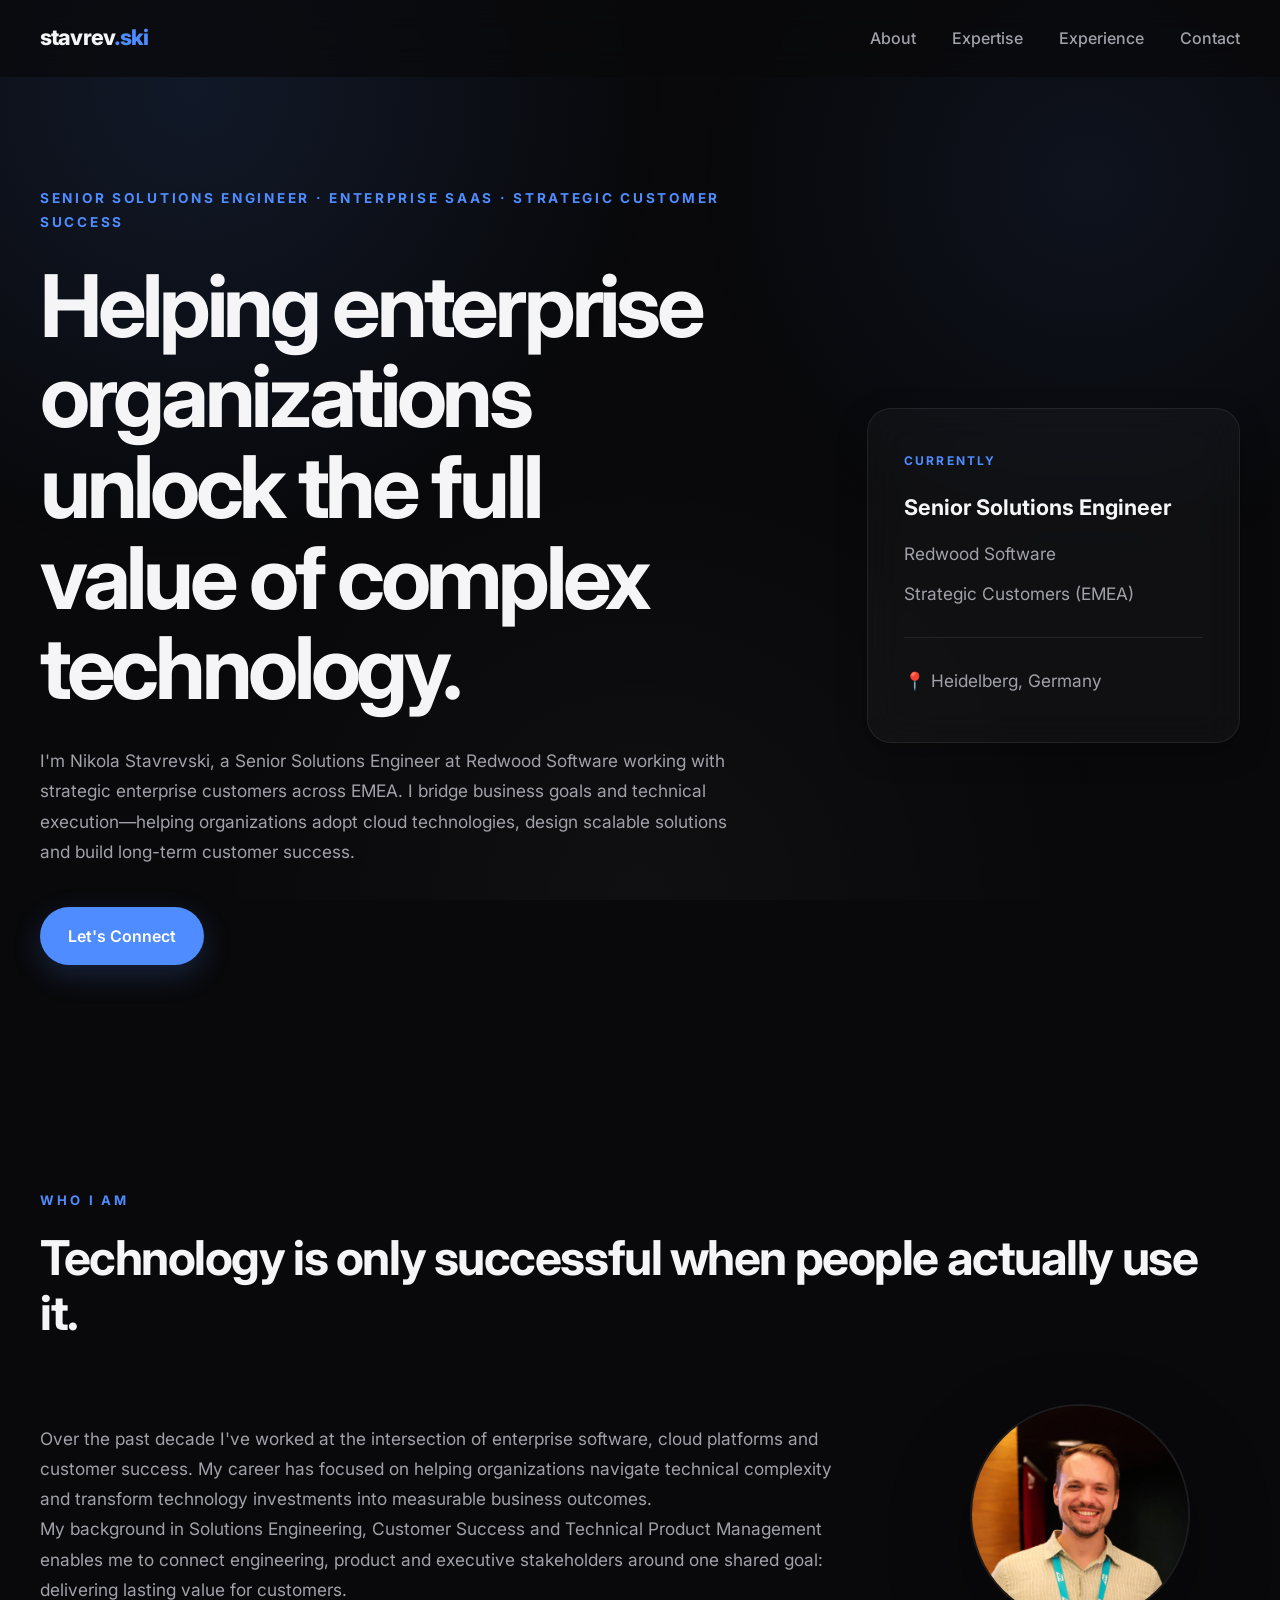
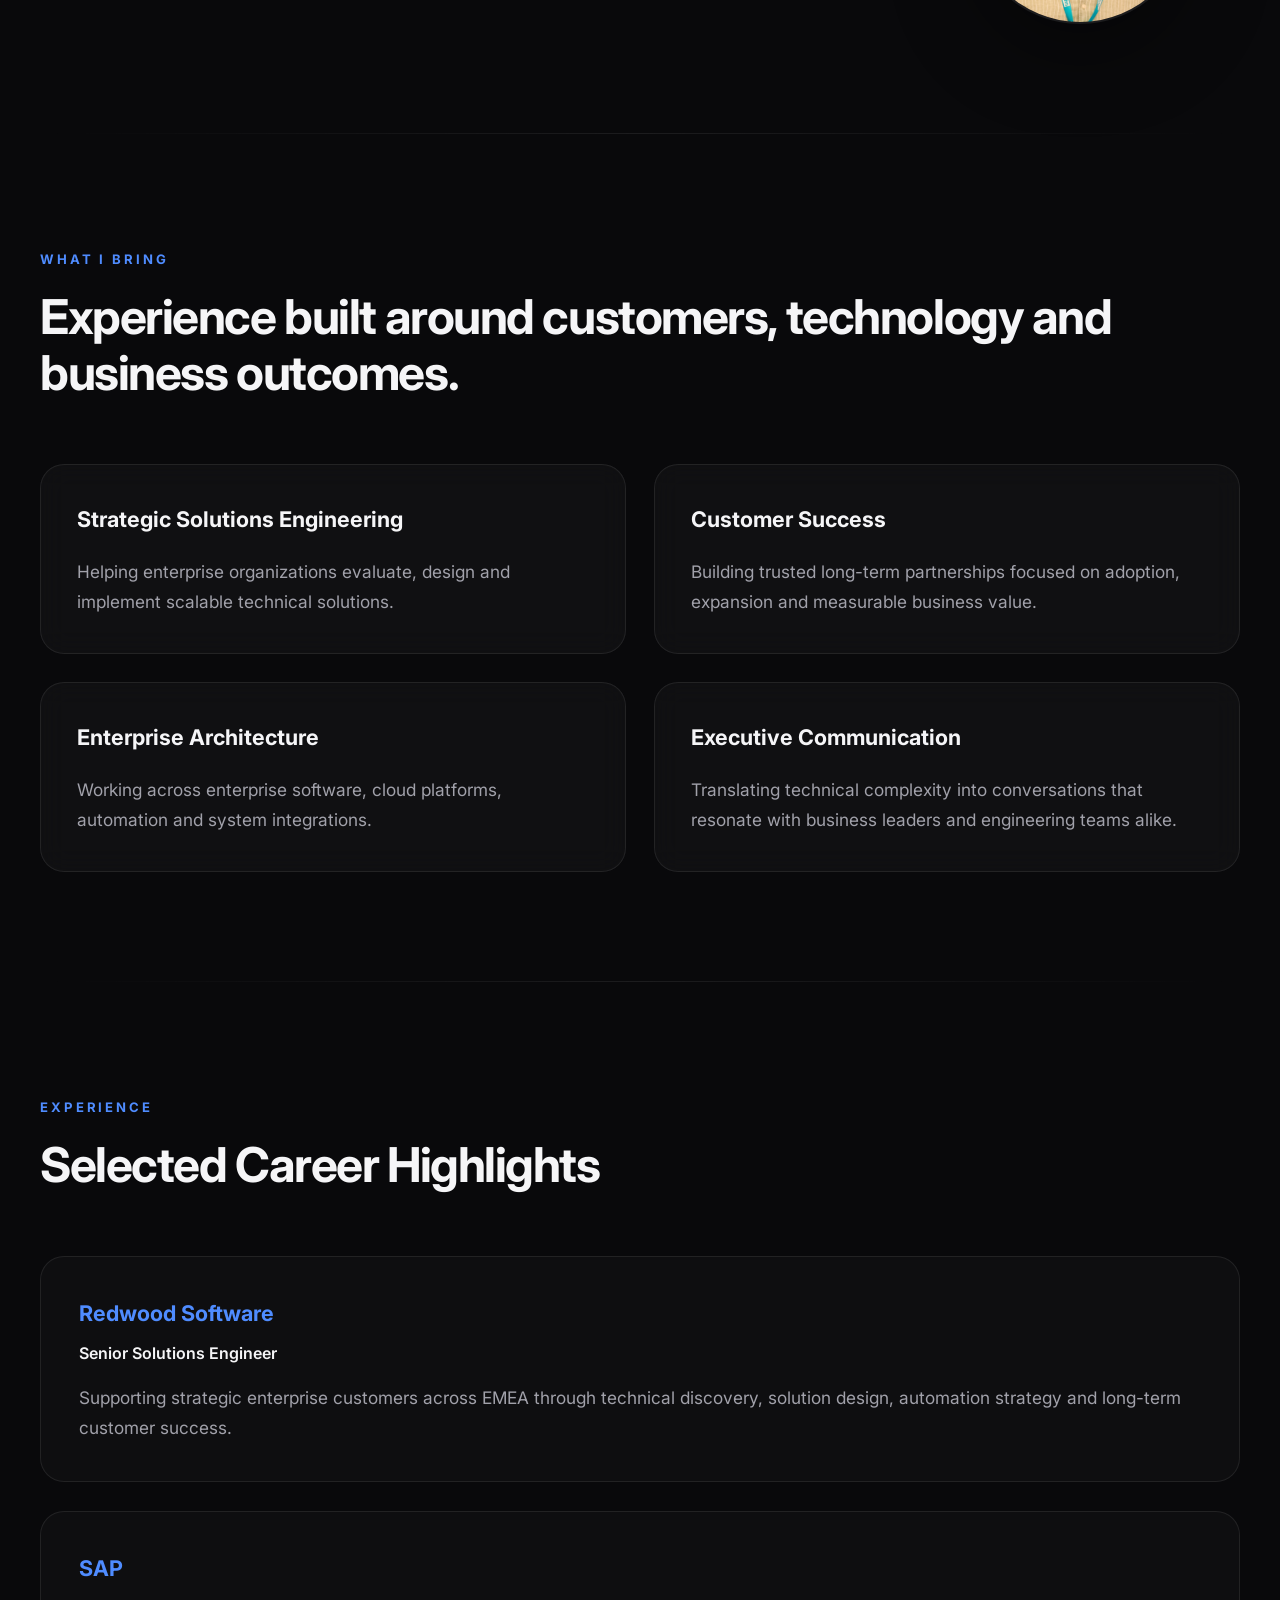
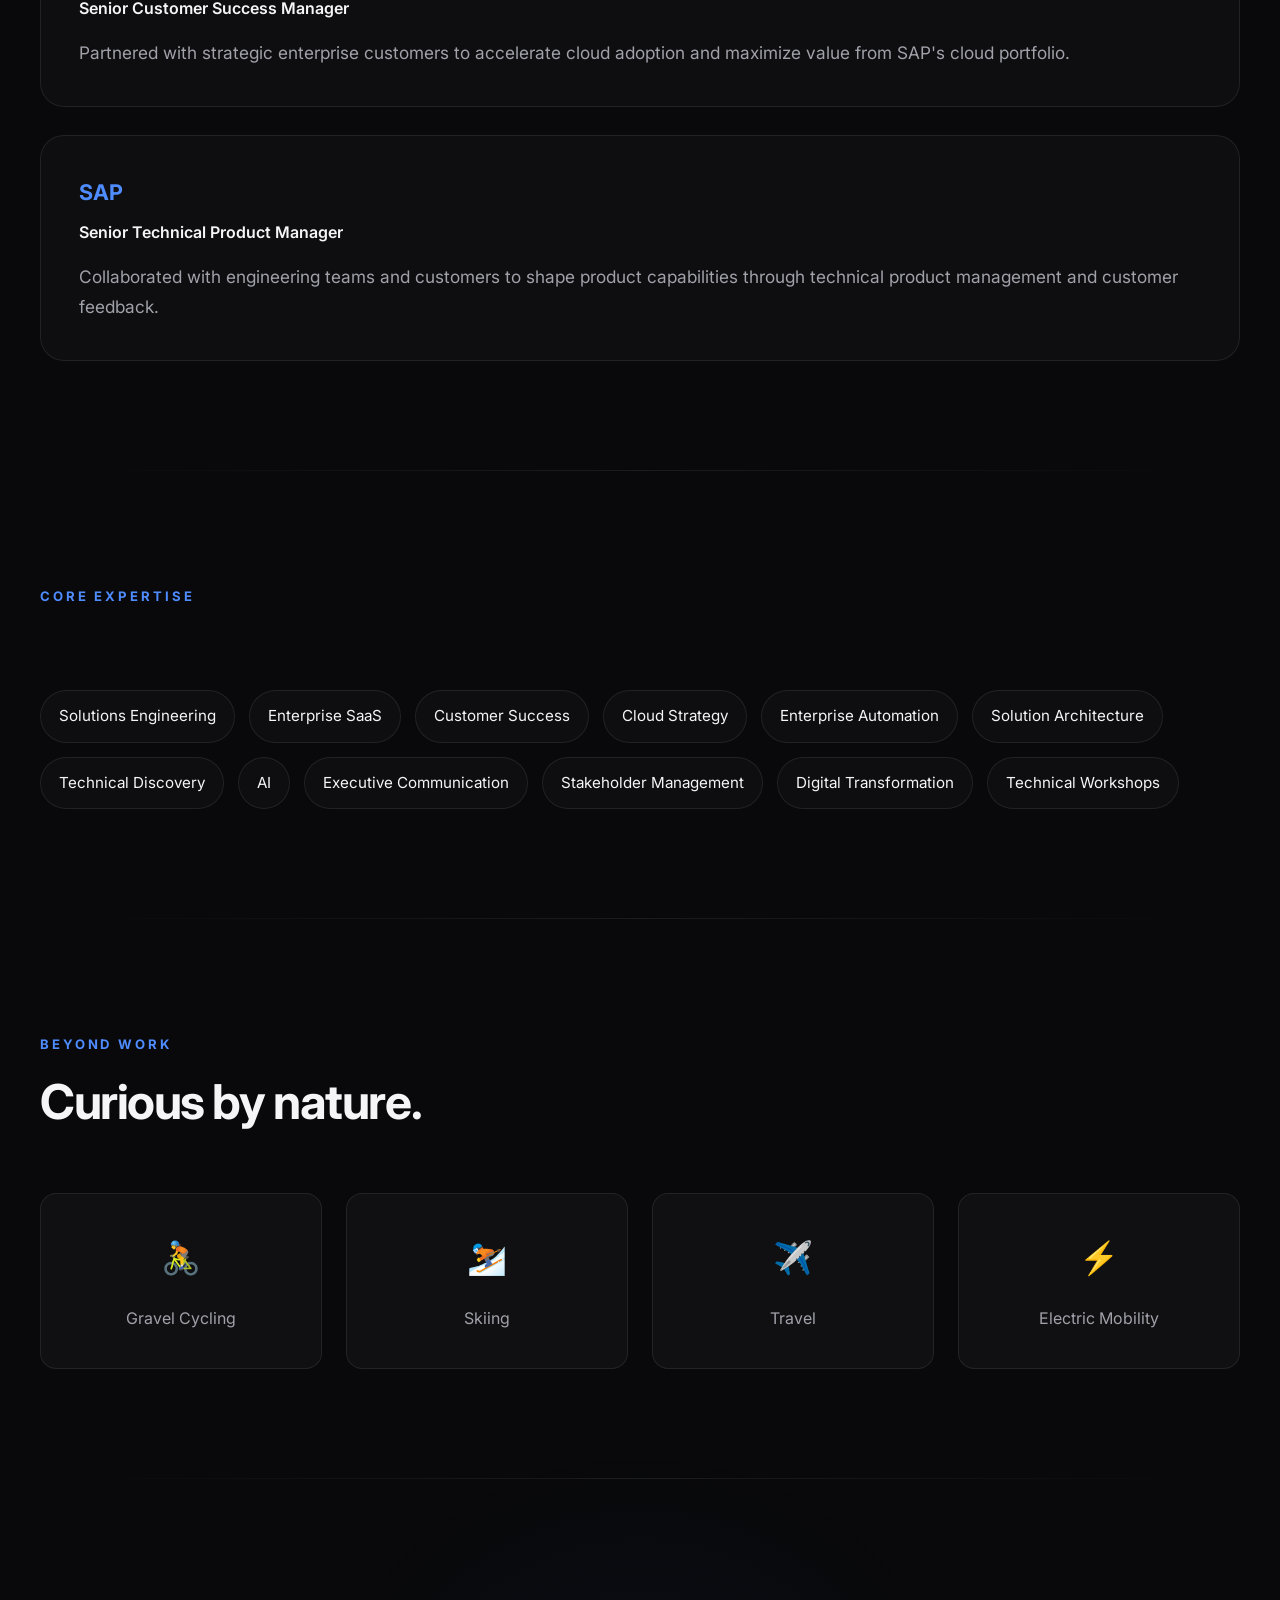
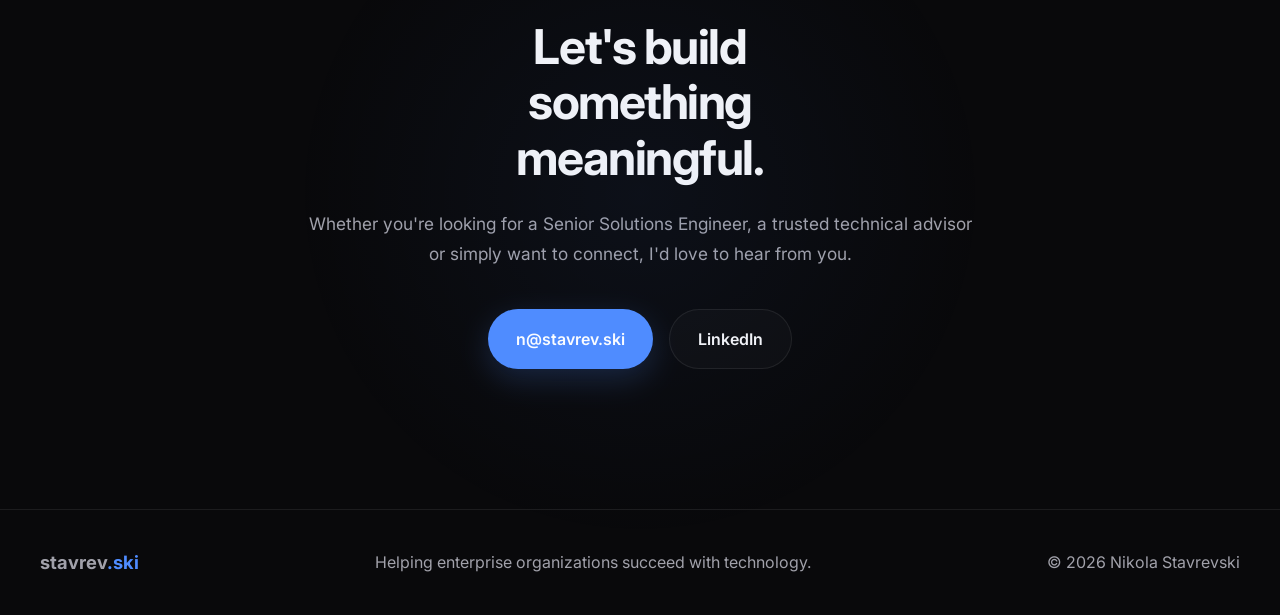
<file: index.html>
<!DOCTYPE html>
<html lang="en">
<script type="application/ld+json">
{
  "@context":"https://schema.org",
  "@type":"Person",
  "name":"Nikola Stavrevski",
  "url":"https://stavrev.ski",
  "jobTitle":"Senior Solutions Engineer",
  "worksFor":{
    "@type":"Organization",
    "name":"Redwood Software"
  },
  "sameAs":[
    "https://linkedin.com/in/nstavrevski"
  ],
  "address":{
    "@type":"PostalAddress",
    "addressLocality":"Heidelberg",
    "addressCountry":"Germany"
  }
}
</script>
<head>
  <meta charset="UTF-8">
  <meta name="viewport" content="width=device-width, initial-scale=1">

  <title>Nikola Stavrevski | Senior Solutions Engineer</title>

  <meta name="description"
    content="Senior Solutions Engineer helping enterprise organizations unlock the full value of cloud technologies, automation and enterprise software.">

  <meta name="author" content="Nikola Stavrevski">

  <meta property="og:title" content="Nikola Stavrevski">
  <meta property="og:description"
    content="Senior Solutions Engineer • Enterprise SaaS • Strategic Customer Success">
  <meta property="og:image" content="https://stavrev.ski/assets/og-image.png">
  <meta property="og:url" content="https://stavrev.ski">
  <meta property="og:type" content="website">
  <meta property="og:image:width" content="1200">
<meta property="og:image:height" content="630">
<meta property="og:image:type" content="image/png">

  <link rel="icon" href="assets/favicon.svg">

  <link rel="preconnect" href="https://fonts.googleapis.com">
  <link rel="preconnect" href="https://fonts.gstatic.com" crossorigin>

  <link href="https://fonts.googleapis.com/css2?family=Inter:wght@400;500;600;700;800&display=swap"
    rel="stylesheet">

  <link rel="stylesheet" href="styles.css">
  <meta name="robots" content="index,follow">

<meta name="theme-color" content="#09090B">

<link rel="canonical"
href="https://stavrev.ski">
</head>

<body>

  <div class="background-gradient"></div>

  <!-- ========================================= -->
  <!-- HEADER -->
  <!-- ========================================= -->

  <header class="site-header">

    <div class="container">

      <nav class="navbar">

        <a href="#" class="logo">

          stavrev<span>.ski</span>

        </a>

        <button class="menu-toggle" aria-label="Open navigation">

          ☰

        </button>

        <ul class="nav-links">

          <li><a href="#about">About</a></li>

          <li><a href="#expertise">Expertise</a></li>

          <li><a href="#experience">Experience</a></li>

          <li><a href="#contact">Contact</a></li>

        </ul>

      </nav>

    </div>

  </header>

  <!-- ========================================= -->
  <!-- HERO -->
  <!-- ========================================= -->

  <section class="hero">

    <div class="container hero-grid">

      <div class="hero-content">

        <div class="eyebrow">

          Senior Solutions Engineer · Enterprise SaaS · Strategic Customer Success

        </div>

        <h1>

          Helping enterprise organizations unlock the full value of complex technology.

        </h1>

        <p class="hero-text">

          I'm Nikola Stavrevski, a Senior Solutions Engineer at Redwood Software
          working with strategic enterprise customers across EMEA.

          I bridge business goals and technical execution—helping organizations
          adopt cloud technologies, design scalable solutions and build long-term
          customer success.

        </p>

        <div class="hero-actions">

          <a href="#contact" class="button primary">

            Let's Connect

          </a>

          <!-- <a href="assets/resume.pdf"
            class="button secondary"
            target="_blank">

            Download Résumé

          </a> -->

        </div>

      </div>

      <aside class="current-role">

        <span class="section-tag">

          CURRENTLY

        </span>

        <h3>

          Senior Solutions Engineer

        </h3>

        <p>

          Redwood Software

        </p>

        <p>

          Strategic Customers (EMEA)

        </p>

        <div class="divider"></div>

        <p>

          📍 Heidelberg, Germany

        </p>

      </aside>

    </div>

  </section>

  <!-- ========================================= -->
  <!-- ABOUT -->
  <!-- ========================================= -->

  <section id="about" class="section">

    <div class="container">

      <div class="section-heading">

        <span>

          WHO I AM

        </span>

        <h2>

          Technology is only successful when people actually use it.

        </h2>

      </div>

<div class="about-layout">

    <div class="about-copy">

        <p>
            Over the past decade I've worked at the intersection of enterprise
            software, cloud platforms and customer success.

            My career has focused on helping organizations navigate technical
            complexity and transform technology investments into measurable
            business outcomes.
        </p>

        <p>
            My background in Solutions Engineering, Customer Success and
            Technical Product Management enables me to connect engineering,
            product and executive stakeholders around one shared goal:
            delivering lasting value for customers.
        </p>

    </div>

    <div class="about-photo">

        <img
            src="assets/profile.png"
            alt="Nikola Stavrevski">

    </div>

</div>

    </div>

  </section>

  <!-- ========================================= -->
  <!-- EXPERTISE -->
  <!-- ========================================= -->

  <section id="expertise" class="section">

    <div class="container">

      <div class="section-heading">

        <span>

          WHAT I BRING

        </span>

        <h2>

          Experience built around customers, technology and business outcomes.

        </h2>

      </div>

      <div class="card-grid">

        <article class="card">

          <h3>

            Strategic Solutions Engineering

          </h3>

          <p>

            Helping enterprise organizations evaluate, design and implement
            scalable technical solutions.

          </p>

        </article>

        <article class="card">

          <h3>

            Customer Success

          </h3>

          <p>

            Building trusted long-term partnerships focused on adoption,
            expansion and measurable business value.

          </p>

        </article>

        <article class="card">

          <h3>

            Enterprise Architecture

          </h3>

          <p>

            Working across enterprise software, cloud platforms,
            automation and system integrations.

          </p>

        </article>

        <article class="card">

          <h3>

            Executive Communication

          </h3>

          <p>

            Translating technical complexity into conversations that resonate
            with business leaders and engineering teams alike.

          </p>

        </article>

      </div>

    </div>

  </section>

  <!-- ========================================= -->
  <!-- EXPERIENCE -->
  <!-- ========================================= -->

  <section id="experience" class="section">

    <div class="container">

      <div class="section-heading">

        <span>

          EXPERIENCE

        </span>

        <h2>

          Selected Career Highlights

        </h2>

      </div>

      <div class="experience-list">

        <article class="experience-item">

          <h3>

            Redwood Software

          </h3>

          <h4>

            Senior Solutions Engineer

          </h4>

          <p>

            Supporting strategic enterprise customers across EMEA through
            technical discovery, solution design, automation strategy and
            long-term customer success.

          </p>

        </article>

        <article class="experience-item">

          <h3>

            SAP

          </h3>

          <h4>

            Senior Customer Success Manager

          </h4>

          <p>

            Partnered with strategic enterprise customers to accelerate cloud
            adoption and maximize value from SAP's cloud portfolio.

          </p>

        </article>

        <article class="experience-item">

          <h3>

            SAP

          </h3>

          <h4>

            Senior Technical Product Manager

          </h4>

          <p>

            Collaborated with engineering teams and customers to shape product
            capabilities through technical product management and customer
            feedback.

          </p>

        </article>

      </div>

    </div>

  </section>

  <!-- ========================================= -->
  <!-- EXPERTISE TAGS -->
  <!-- ========================================= -->

  <section class="section">

    <div class="container">

      <div class="section-heading">

        <span>

          CORE EXPERTISE

        </span>

      </div>

      <div class="tag-list">

        <span>Solutions Engineering</span>
        <span>Enterprise SaaS</span>
        <span>Customer Success</span>
        <span>Cloud Strategy</span>
        <span>Enterprise Automation</span>
        <span>Solution Architecture</span>
        <span>Technical Discovery</span>
        <span>AI</span>
        <span>Executive Communication</span>
        <span>Stakeholder Management</span>
        <span>Digital Transformation</span>
        <span>Technical Workshops</span>

      </div>

    </div>

  </section>

  <!-- ========================================= -->
  <!-- PERSONAL -->
  <!-- ========================================= -->

  <section class="section">

    <div class="container">

      <div class="section-heading">

        <span>

          BEYOND WORK

        </span>

        <h2>

          Curious by nature.

        </h2>

      </div>

      <div class="hobbies">

        <div>🚴<span>Gravel Cycling</span></div>

        <div>⛷️<span>Skiing</span></div>

        <div>✈️<span>Travel</span></div>

        <div>⚡<span>Electric Mobility</span></div>

      </div>

    </div>

  </section>

  <!-- ========================================= -->
  <!-- CONTACT -->
  <!-- ========================================= -->

  <section id="contact" class="contact">

    <div class="container">

      <h2>

        Let's build something meaningful.

      </h2>

      <p>

        Whether you're looking for a Senior Solutions Engineer,
        a trusted technical advisor or simply want to connect,
        I'd love to hear from you.

      </p>

      <div class="hero-actions">

        <a href="mailto:n@stavrev.ski" class="button primary">

          n@stavrev.ski

        </a>

        <a href="https://linkedin.com/in/nstavrevski"
          target="_blank"
          class="button secondary">

          LinkedIn

        </a>

      </div>

    </div>

  </section>

  <!-- ========================================= -->
  <!-- FOOTER -->
  <!-- ========================================= -->

  <footer>

    <div class="container footer-content">

      <div>

        <strong>stavrev<span>.ski</span></strong>

      </div>

      <div>

        Helping enterprise organizations succeed with technology.

      </div>

      <div>

        © 2026 Nikola Stavrevski

      </div>

    </div>

  </footer>

  <script src="script.js"></script>

</body>

</html>
</file>
<file: styles.css>
/* ==========================================================
   STAVREV.SKI
   Design System
   Version 1.0
========================================================== */

/* ---------- CSS Variables ---------- */

:root {

  --bg: #09090B;
  --surface: #111113;
  --surface-hover: #17171A;

  --text: #F5F5F7;
  --muted: #A1A1AA;

  --border: rgba(255,255,255,.08);

  --primary: #4F8CFF;
  --primary-hover: #6AA3FF;

  --shadow:
    0 10px 30px rgba(0,0,0,.25);

  --radius-sm: 10px;
  --radius-md: 16px;
  --radius-lg: 24px;

  --container: 1200px;

  --transition: .28s ease;

}

/* ---------- Reset ---------- */

*,
*::before,
*::after {

  margin: 0;
  padding: 0;
  box-sizing: border-box;

}

html {

  scroll-behavior: smooth;

}

body {

  font-family: "Inter", sans-serif;

  background: var(--bg);

  color: var(--text);

  line-height: 1.75;

  -webkit-font-smoothing: antialiased;

  overflow-x: hidden;

}

img {

  display: block;
  max-width: 100%;

}

a {

  color: inherit;
  text-decoration: none;

}

button {

  border: none;
  background: none;
  font: inherit;
  cursor: pointer;

}

ul {

  list-style: none;

}

/* ---------- Selection ---------- */

::selection {

  background: var(--primary);
  color: white;

}

/* ---------- Background ---------- */

.background-gradient {

  position: fixed;

  inset: 0;

  pointer-events: none;

  z-index: -1;

  background:
      radial-gradient(circle at 15% 10%,
          rgba(79,140,255,.12),
          transparent 35%),

      radial-gradient(circle at 85% 20%,
          rgba(79,140,255,.08),
          transparent 30%),

      radial-gradient(circle at 50% 100%,
          rgba(255,255,255,.03),
          transparent 45%);

}

/* ---------- Layout ---------- */

.container {

  width: min(var(--container), calc(100% - 48px));

  margin-inline: auto;

}

.section {

  padding: 110px 0;

}

/* ---------- Typography ---------- */

h1 {

  font-size: clamp(3.4rem, 7vw, 5.4rem);

  line-height: 1.05;

  letter-spacing: -.05em;

  max-width: 13ch;

}

h2 {

  font-size: clamp(2rem,4vw,3rem);

  line-height: 1.15;

  letter-spacing: -.03em;

}

h3 {

  font-size: 1.35rem;

  font-weight: 700;

}

p {

  color: var(--muted);

  font-size: 1.08rem;

}

.section-heading {

  margin-bottom: 64px;

}

.section-heading span {

  display: inline-block;

  margin-bottom: 18px;

  font-size: .82rem;

  font-weight: 700;

  letter-spacing: .22em;

  color: var(--primary);

}

/* ---------- Logo ---------- */

.logo {

  font-size: 1.35rem;

  font-weight: 800;

  letter-spacing: -.04em;

}

.logo span {

  color: var(--primary);

}

/* ---------- Buttons ---------- */

.button {

  display: inline-flex;

  align-items: center;

  justify-content: center;

  gap: .5rem;

  padding: 15px 28px;

  border-radius: 999px;

  font-weight: 600;

  transition: var(--transition);

}

.button.primary {

  background: var(--primary);

  color: white;

}

.button.primary:hover {

  background: var(--primary-hover);

  transform: translateY(-2px);

}

.button.secondary {

  border: 1px solid var(--border);

  color: var(--text);

  background: rgba(255,255,255,.02);

}

.button.secondary:hover {

  background: rgba(255,255,255,.05);

  border-color: rgba(255,255,255,.14);

  transform: translateY(-2px);

}

/* ---------- Header ---------- */

.site-header {

  position: sticky;

  top: 0;

  z-index: 100;

  backdrop-filter: blur(16px);

  background: rgba(9,9,11,.70);

  border-bottom: 1px solid transparent;

  transition: var(--transition);

}

.navbar {

  display: flex;

  justify-content: space-between;

  align-items: center;

  min-height: 76px;

}

.nav-links {

  display: flex;

  gap: 36px;

}

.nav-links a {

  color: var(--muted);

  transition: var(--transition);

  font-weight: 500;

}

.nav-links a:hover {

  color: white;

}

.menu-toggle {

  display: none;

  padding: 10px;

  margin: -10px;

  line-height: 1;

}

/* ---------- Hero ---------- */

.hero {

  padding-top: 110px;

  padding-bottom: 110px;

}

.hero-grid {

  display: grid;

  grid-template-columns: 2fr 1fr;

  gap: 80px;

  align-items: center;

}

.eyebrow {

  color: var(--primary);

  text-transform: uppercase;

  letter-spacing: .20em;

  font-size: .85rem;

  font-weight: 700;

  margin-bottom: 26px;

}

.hero-text {

  margin-top: 32px;

  max-width: 720px;

}

.hero-actions {

  display: flex;

  gap: 16px;

  margin-top: 40px;

  flex-wrap: wrap;

}
/* ==========================================================
   COMPONENTS
========================================================== */

/* ---------- Current Role Card ---------- */

.current-role {

  background: rgba(255,255,255,.03);

  border: 1px solid var(--border);

  border-radius: var(--radius-lg);

  padding: 36px;

  backdrop-filter: blur(18px);

  box-shadow: var(--shadow);

  transition: var(--transition);

}

.current-role:hover {

  transform: translateY(-6px);

  border-color: rgba(79,140,255,.28);

}

.section-tag {

  display: inline-block;

  font-size: .75rem;

  font-weight: 700;

  letter-spacing: .18em;

  color: var(--primary);

  margin-bottom: 18px;

}

.current-role h3 {

  margin-bottom: 12px;

}

.current-role p {

  margin-bottom: 10px;

}

.divider {

  width: 100%;

  height: 1px;

  background: var(--border);

  margin: 28px 0;

}

/* ---------- Two Column Layout ---------- */

.two-column {

  display: grid;

  grid-template-columns: repeat(2,1fr);

  gap: 64px;

}

.two-column p + p {

  margin-top: 24px;

}

/* ---------- Card Grid ---------- */

.card-grid {

  display: grid;

  grid-template-columns: repeat(2,minmax(0,1fr));

  gap: 28px;

}

.card {

  background: rgba(255,255,255,.03);

  border: 1px solid var(--border);

  border-radius: var(--radius-lg);

  padding: 36px;

  transition: var(--transition);

  backdrop-filter: blur(14px);

}

.card:hover {

  transform: translateY(-6px);

  background: var(--surface-hover);

  border-color: rgba(79,140,255,.25);

}

.card h3 {

  margin-bottom: 18px;

}

/* ---------- Experience ---------- */

.experience-list {

  display: flex;

  flex-direction: column;

  gap: 28px;

}

.experience-item {

  background: rgba(255,255,255,.025);

  border: 1px solid var(--border);

  border-radius: var(--radius-lg);

  padding: 38px;

  transition: var(--transition);

}

.experience-item:hover {

  transform: translateX(8px);

  border-color: rgba(79,140,255,.25);

}

.experience-item h3 {

  color: var(--primary);

  margin-bottom: 6px;

}

.experience-item h4 {

  font-size: 1rem;

  font-weight: 600;

  margin-bottom: 16px;

}

/* ---------- Expertise Chips ---------- */

.tag-list {

  display: flex;

  flex-wrap: wrap;

  gap: 14px;

}

.tag-list span {

  padding: 12px 18px;

  border-radius: 999px;

  border: 1px solid var(--border);

  background: rgba(255,255,255,.025);

  color: var(--text);

  font-size: .95rem;

  transition: var(--transition);

}

.tag-list span:hover {

  background: rgba(79,140,255,.10);

  border-color: rgba(79,140,255,.30);

  transform: translateY(-3px);

}

/* ---------- Hobbies ---------- */

.hobbies {

  display: grid;

  grid-template-columns: repeat(4,1fr);

  gap: 24px;

}

.hobbies div {

  background: rgba(255,255,255,.03);

  border: 1px solid var(--border);

  border-radius: var(--radius-md);

  padding: 36px 24px;

  text-align: center;

  transition: var(--transition);

  font-size: 2rem;

}

.hobbies div:hover {

  transform: translateY(-6px);

  border-color: rgba(79,140,255,.25);

}

.hobbies span {

  display: block;

  margin-top: 18px;

  font-size: 1rem;

  color: var(--muted);

}

/* ---------- Contact ---------- */

.contact {

  padding: 140px 0;

  text-align: center;

}

.contact h2 {

  max-width: 10ch;

  margin-inline: auto;

  margin-bottom: 24px;

}

.contact p {

  max-width: 680px;

  margin: 0 auto;

}

.contact .hero-actions {

  justify-content: center;

}

/* ---------- Footer ---------- */

footer {

  border-top: 1px solid var(--border);

  padding: 36px 0;

}

.footer-content {

  display: flex;

  justify-content: space-between;

  align-items: center;

  gap: 24px;

  flex-wrap: wrap;

}

.footer-content strong {

  font-size: 1.15rem;

}

.footer-content strong span {

  color: var(--primary);

}

.footer-content div {

  color: var(--muted);

}

/* ==========================================================
   ANIMATIONS
========================================================== */

.fade-in {

  opacity: 0;

  transform: translateY(24px);

  transition:
    opacity .7s ease,
    transform .7s ease;

}

.fade-in.visible {

  opacity: 1;

  transform: translateY(0);

}

/* ==========================================================
   RESPONSIVE
========================================================== */

@media (max-width: 1100px) {

  .hero-grid {

    grid-template-columns: 1fr;

    gap: 48px;

  }

  .two-column {

    grid-template-columns: 1fr;

  }

  .card-grid {

    grid-template-columns: 1fr;

  }

  .hobbies {

    grid-template-columns: repeat(2,1fr);

  }

}

@media (max-width: 768px) {

  .section {

    padding: 80px 0;

  }

  .hero {

    padding-top: 72px;

    padding-bottom: 72px;

  }

  .navbar {

    min-height: 70px;

  }

  .menu-toggle {

    display: block;

    color: white;

    font-size: 1.5rem;

  }

  .nav-links {

    display: none;

  }

  .container {

    width: min(100% - 32px, var(--container));

  }

  h1 {

    font-size: clamp(2.7rem, 12vw, 4rem);

  }

  .hobbies {

    grid-template-columns: 1fr;

  }

  .footer-content {

    flex-direction: column;

    text-align: center;

  }

}

@media (prefers-reduced-motion: reduce) {

  * {

    animation: none !important;

    transition: none !important;

    scroll-behavior: auto !important;

  }

}

/* ==========================================================
   POLISH
   Version 1.0
========================================================== */

/* ---------- Focus States ---------- */

a:focus-visible,
button:focus-visible {

  outline: 2px solid var(--primary);
  outline-offset: 4px;
  border-radius: 8px;

}

/* ---------- Button Polish ---------- */

.button.primary {

  box-shadow:
    0 10px 30px rgba(79,140,255,.20);

}

.button.primary:hover {

  box-shadow:
    0 18px 40px rgba(79,140,255,.28);

}

.button.secondary:hover {

  box-shadow:
    0 12px 28px rgba(0,0,0,.25);

}

/* ---------- Logo ---------- */

.logo {

  transition: color .25s ease;

}

.logo:hover {

  color: white;

}

/* ---------- Navigation Underline ---------- */

.nav-links a {

  position: relative;

}

.nav-links a::after {

  content: "";

  position: absolute;

  left: 0;
  bottom: -6px;

  width: 100%;
  height: 2px;

  background: var(--primary);

  transform: scaleX(0);

  transform-origin: left;

  transition: transform .25s ease;

}

.nav-links a:hover::after {

  transform: scaleX(1);

}

/* ---------- Hero ---------- */

.hero h1 {

  text-wrap: balance;

}

.hero-text {

  text-wrap: pretty;

}

/* ---------- Cards ---------- */

.card,
.current-role,
.experience-item,
.hobbies div {

  will-change: transform;

}

/* ---------- Contact ---------- */

.contact {

  position: relative;

}

.contact::before {

  content: "";

  position: absolute;

  left: 50%;
  top: 50%;

  width: 700px;
  height: 700px;

  transform: translate(-50%, -50%);

  border-radius: 50%;

  background:

    radial-gradient(circle,
      rgba(79,140,255,.06),
      transparent 70%);

  pointer-events: none;

}

/* ---------- Divider ---------- */

.section:not(:last-of-type) {

  position: relative;

}

.section:not(:last-of-type)::after {

  content: "";

  position: absolute;

  left: 50%;
  bottom: 0;

  transform: translateX(-50%);

  width: min(1200px, calc(100% - 48px));

  height: 1px;

  background:
    linear-gradient(
      90deg,
      transparent,
      var(--border),
      transparent
    );

}

/* ---------- Scrollbar ---------- */

::-webkit-scrollbar {

  width: 10px;

}

::-webkit-scrollbar-track {

  background: var(--bg);

}

::-webkit-scrollbar-thumb {

  background: #2b2b2f;

  border-radius: 999px;

}

::-webkit-scrollbar-thumb:hover {

  background: #3d3d44;

}

/* ---------- Utilities ---------- */

.hidden {

  display: none !important;

}

.center {

  text-align: center;

}

/* ======================================
   Mobile Navigation
====================================== */

@media (max-width:768px) {

  .nav-links {

    position: absolute;

    top: 76px;
    left: 16px;
    right: 16px;

    display: flex;
    flex-direction: column;

    padding: 24px;

    gap: 18px;

    background: rgba(17,17,19,.96);

    border: 1px solid var(--border);

    border-radius: 18px;

    backdrop-filter: blur(20px);

    opacity: 0;

    visibility: hidden;

    transform: translateY(-10px);

    transition: var(--transition);

  }

  .nav-links.open {

    opacity: 1;

    visibility: visible;

    transform: translateY(0);

  }

}

.about-layout {

    display:grid;

    grid-template-columns:2fr 320px;

    gap:72px;

    align-items:center;

}

.about-photo {

    display:flex;

    justify-content:center;

}

.about-photo img {

    width:220px;

    aspect-ratio:1;

    border-radius:50%;

    object-fit:cover;

    border:2px solid rgba(255,255,255,.08);

    box-shadow:
        0 30px 80px rgba(0,0,0,.35);

}

/* ======================================
   About Layout — Mobile
   (Must stay below the unconditional
   .about-layout rule above so it wins
   the cascade at equal specificity.)
====================================== */

@media (max-width: 768px) {

  .about-layout {
    grid-template-columns: 1fr;
    gap: 40px;
    text-align: center;
  }

  .about-photo {
    order: -1;
  }

}
</file>
